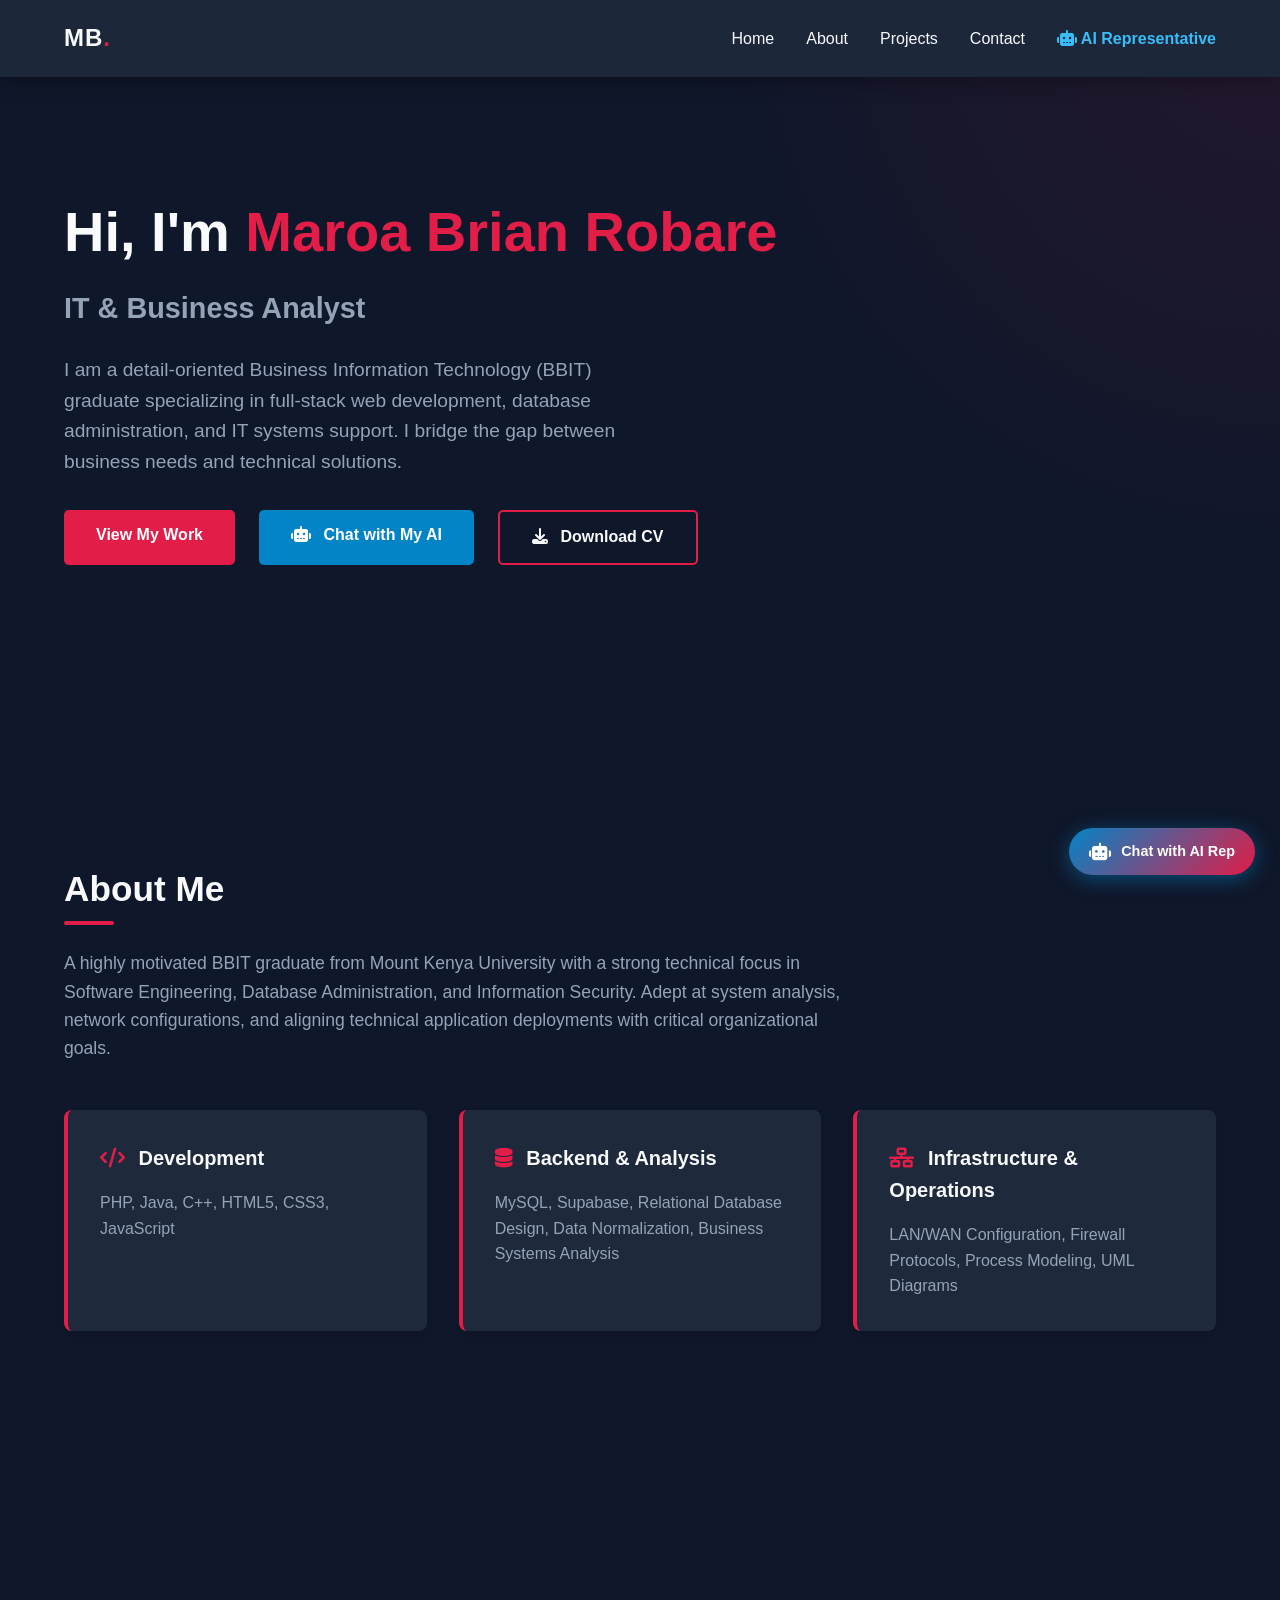
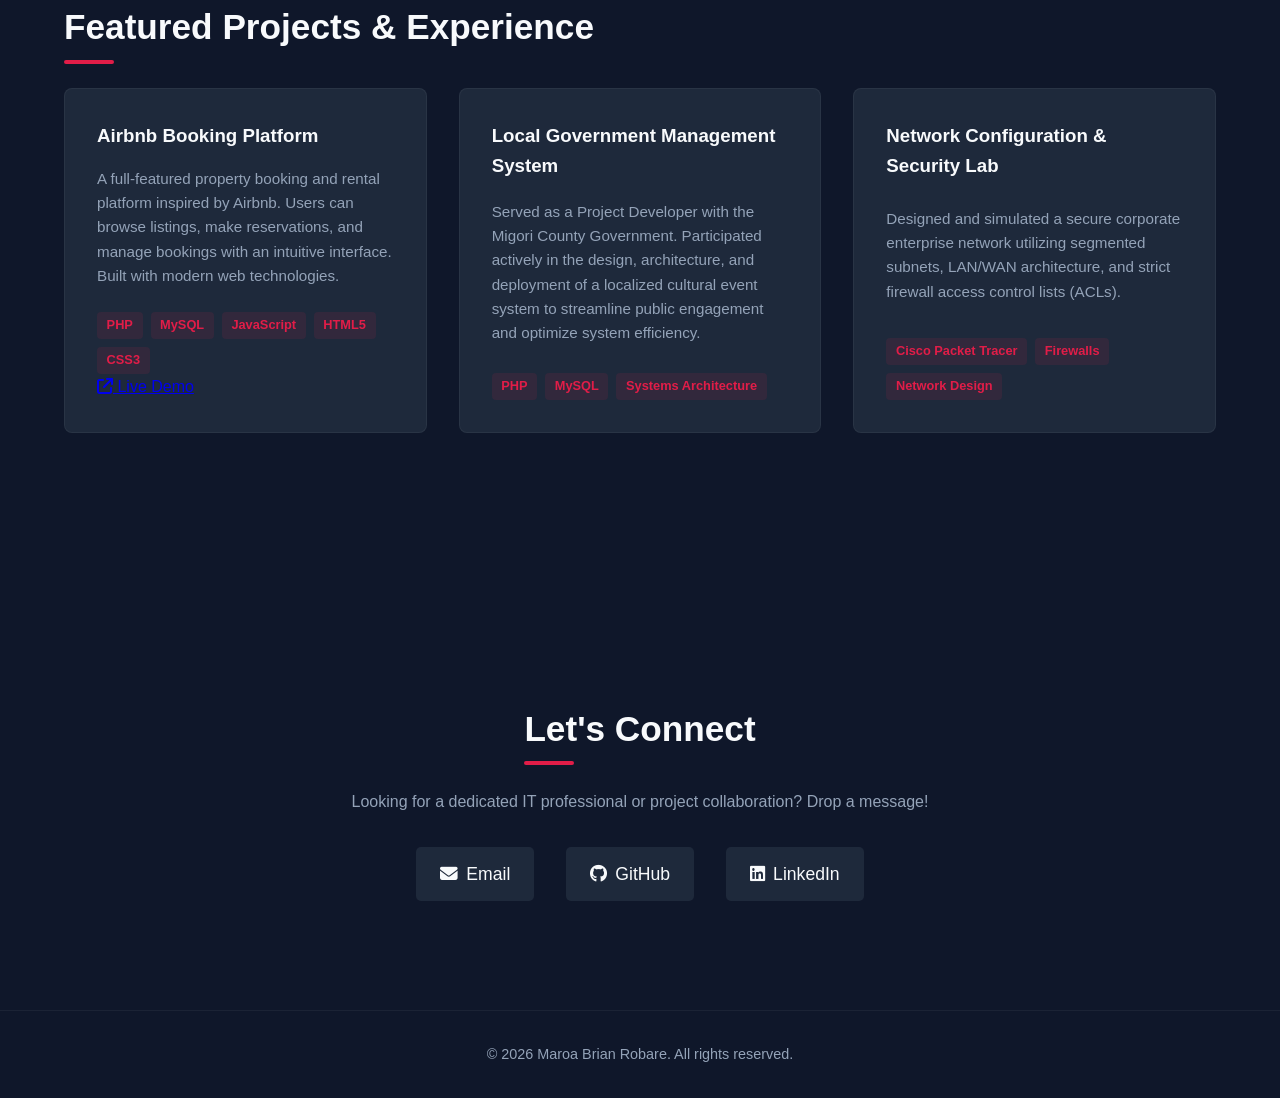
<file: index.html>
<!DOCTYPE html>
<html lang="en">
<head>
    <meta charset="UTF-8">
    <meta name="viewport" content="width=device-width, initial-scale=1.0">
    <title>Maroa Brian Robare | IT & Business Analyst Portfolio</title>
    <link rel="stylesheet" href="style.css">
    <link rel="stylesheet" href="https://cdnjs.cloudflare.com/ajax/libs/font-awesome/6.4.0/css/all.min.css">
</head>
<body>

    <header>
        <div class="logo">MB<span>.</span></div>
        <nav>
            <ul>
                <li><a href="#hero">Home</a></li>
                <li><a href="#about">About</a></li>
                <li><a href="#projects">Projects</a></li>
                <li><a href="#contact">Contact</a></li>
                <li><a href="bot.html" style="color: #38bdf8; font-weight: 600;"><i class="fa-solid fa-robot"></i> AI Representative</a></li>
            </ul>
        </nav>
    </header>

    <section id="hero" class="hero-section">
        <div class="hero-content">
            <h1>Hi, I'm <span class="highlight">Maroa Brian Robare</span></h1>
            <h2>IT & Business Analyst </h2>
            <p>I am a detail-oriented Business Information Technology (BBIT) graduate specializing in full-stack web development, database administration, and IT systems support.  I bridge the gap between business needs and technical solutions.</p>
            <div class="hero-buttons">
                <a href="#projects" class="btn">View My Work</a>
                <a href="bot.html" class="btn" style="background-color: #0284c7; border-color: #0284c7;"><i class="fa-solid fa-robot"></i> Chat with My AI</a>
                <a href="Maroa_Brian_Robare_Resume.docx" download="Maroa_Brian_Robare_Resume.docx" class="btn btn-secondary">
                    <i class="fa-solid fa-download"></i> Download CV
                </a>
            </div>
        </div>
    </section>

    <section id="about" class="about-section">
        <h2>About Me</h2>
        <p class="bio">A highly motivated BBIT graduate from Mount Kenya University with a strong technical focus in Software Engineering, Database Administration, and Information Security. Adept at system analysis, network configurations, and aligning technical application deployments with critical organizational goals.</p>
        
        <div class="skills-container">
            <div class="skill-category">
                <h3><i class="fa-solid fa-code"></i> Development</h3>
                <p>PHP, Java, C++, HTML5, CSS3, JavaScript </p>
            </div>
            <div class="skill-category">
                <h3><i class="fa-solid fa-database"></i> Backend & Analysis</h3>
                <p>MySQL, Supabase, Relational Database Design, Data Normalization, Business Systems Analysis </p>
            </div>
            <div class="skill-category">
                <h3><i class="fa-solid fa-network-wired"></i> Infrastructure & Operations</h3>
                <p>LAN/WAN Configuration, Firewall Protocols, Process Modeling, UML Diagrams </p>
            </div>
        </div>
    </section>

    <section id="projects" class="projects-section">
        <h2>Featured Projects & Experience</h2>
        <div class="projects-grid">
            
            <div class="project-card">
                <h3>Airbnb Booking Platform</h3>
                <p>A full-featured property booking and rental platform inspired by Airbnb. Users can browse listings, make reservations, and manage bookings with an intuitive interface. Built with modern web technologies.</p>
                <div class="tech-tags">
                    <span>PHP</span>
                    <span>MySQL</span>
                    <span>JavaScript</span>
                    <span>HTML5</span>
                    <span>CSS3</span>
                </div>
                <div class="project-links">
                    <a href="https://airbnbbooking.lovestoblog.com" target="_blank" class="project-link">
                        <i class="fa-solid fa-arrow-up-right-from-square"></i> Live Demo
                    </a>
                </div>
            </div>

            <div class="project-card">
                <h3>Local Government Management System</h3>
                <p>Served as a Project Developer with the Migori County Government. Participated actively in the design, architecture, and deployment of a localized cultural event system to streamline public engagement and optimize system efficiency. </p>
                <div class="tech-tags">
                    <span>PHP</span>
                    <span>MySQL</span>
                    <span>Systems Architecture</span>
                </div>
            </div>

            <div class="project-card">
                <h3>Network Configuration & Security Lab</h3>
                <p>Designed and simulated a secure corporate enterprise network utilizing segmented subnets, LAN/WAN architecture, and strict firewall access control lists (ACLs). </p>
                <div class="tech-tags">
                    <span>Cisco Packet Tracer</span>
                    <span>Firewalls</span>
                    <span>Network Design</span>
                </div>
            </div>

        </div>
    </section>

    <section id="contact" class="contact-section">
        <h2>Let's Connect</h2>
        <p>Looking for a dedicated IT professional or project collaboration? Drop a message!</p>
        
        <div class="contact-links">
            <a href="mailto:maroabrian067@gmail.com"><i class="fa-solid fa-envelope"></i> Email</a>
            <a href="https://github.com/maroabrian067-ai)" target="_blank"><i class="fa-brands fa-github"></i> GitHub</a>
            <a href="https://www.linkedin.com/in/brian-maroa-0519292ba" target="_blank"><i class="fa-brands fa-linkedin"></i> LinkedIn</a>
        </div>
    </section>

    <footer>
        <p>&copy; 2026 Maroa Brian Robare. All rights reserved.</p>
    </footer>

    <!-- Floating AI Representative Button -->
    <a href="bot.html" id="floating-ai-btn" style="position: fixed; bottom: 25px; right: 25px; background: linear-gradient(135deg, #0284c7, #e11d48); color: white; padding: 12px 20px; border-radius: 50px; text-decoration: none; font-weight: 600; font-size: 0.9rem; box-shadow: 0 4px 20px rgba(2, 132, 199, 0.5); z-index: 9999; display: flex; align-items: center; gap: 10px; transition: transform 0.2s ease;">
        <i class="fa-solid fa-robot" style="font-size: 1.1rem;"></i>
        <span>Chat with AI Rep</span>
    </a>

</body>
</html>
</file>
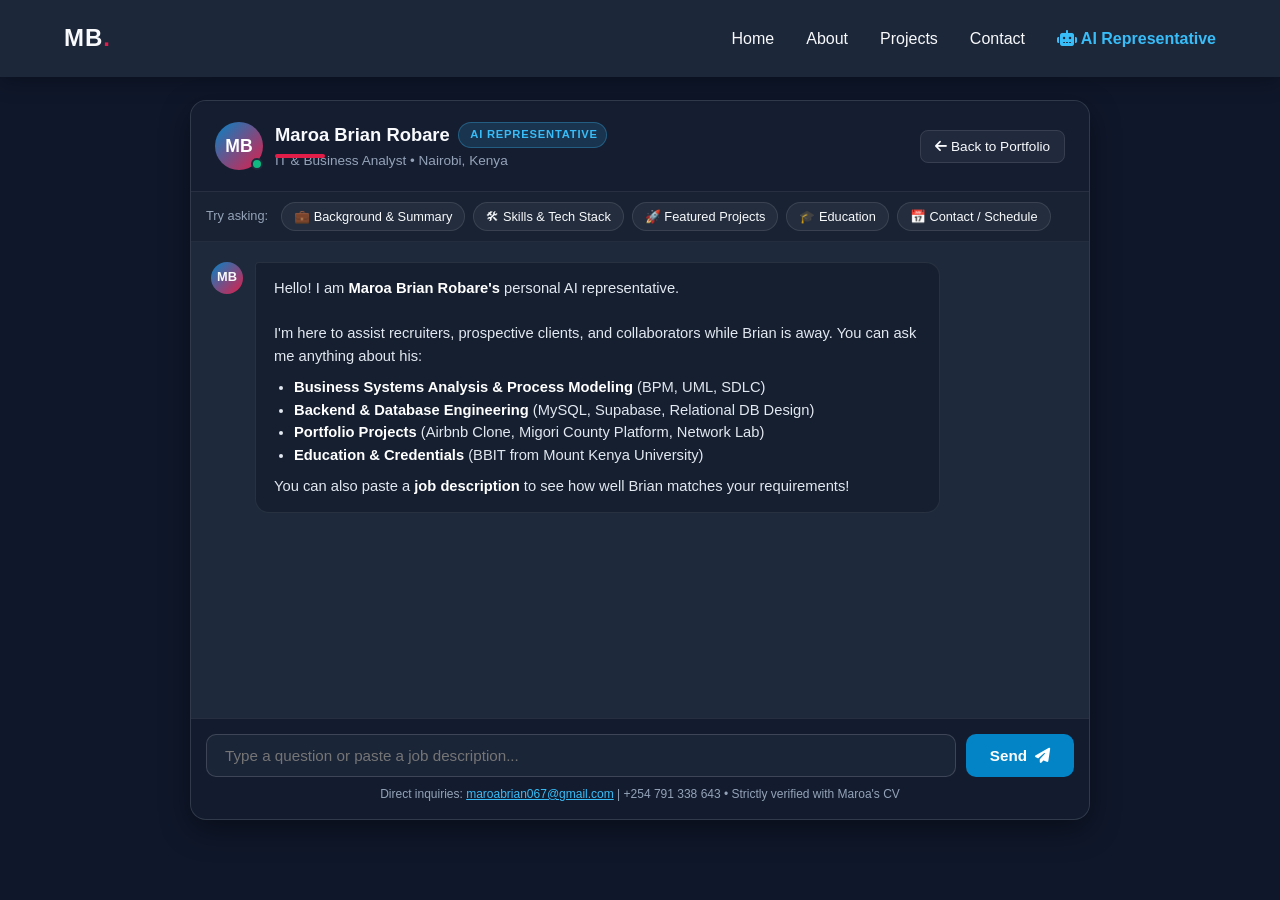
<file: bot.html>
<!DOCTYPE html>
<html lang="en">
<head>
    <meta charset="UTF-8">
    <meta name="viewport" content="width=device-width, initial-scale=1.0">
    <title>Chat with Maroa's AI Representative | IT & Business Analyst</title>
    <link rel="stylesheet" href="style.css">
    <link rel="stylesheet" href="https://cdnjs.cloudflare.com/ajax/libs/font-awesome/6.4.0/css/all.min.css">
    <style>
        body {
            display: flex;
            flex-direction: column;
            min-height: 100vh;
            background-color: var(--bg-color);
            color: var(--text-color);
        }

        .bot-page-container {
            max-width: 900px;
            width: 95%;
            margin: 100px auto 40px auto;
            flex: 1;
            display: flex;
            flex-direction: column;
        }

        .bot-card {
            background-color: var(--card-bg);
            border-radius: 16px;
            border: 1px solid rgba(255, 255, 255, 0.08);
            box-shadow: 0 10px 30px rgba(0, 0, 0, 0.4);
            display: flex;
            flex-direction: column;
            height: 720px;
            overflow: hidden;
        }

        .bot-header {
            padding: 1.2rem 1.5rem;
            background: rgba(15, 23, 42, 0.6);
            border-bottom: 1px solid rgba(255, 255, 255, 0.08);
            display: flex;
            justify-content: space-between;
            align-items: center;
        }

        .bot-profile {
            display: flex;
            align-items: center;
            gap: 12px;
        }

        .bot-avatar {
            width: 48px;
            height: 48px;
            border-radius: 50%;
            background: linear-gradient(135deg, #0284c7, #e11d48);
            display: flex;
            align-items: center;
            justify-content: center;
            font-weight: bold;
            font-size: 1.1rem;
            color: #fff;
            position: relative;
        }

        .status-dot {
            width: 12px;
            height: 12px;
            background-color: #10b981;
            border-radius: 50%;
            position: absolute;
            bottom: 0;
            right: 0;
            border: 2px solid var(--card-bg);
        }

        .bot-info h2 {
            font-size: 1.15rem;
            margin: 0;
            display: flex;
            align-items: center;
            gap: 8px;
        }

        .bot-badge {
            font-size: 0.7rem;
            text-transform: uppercase;
            letter-spacing: 0.8px;
            padding: 3px 8px;
            border-radius: 20px;
            background: rgba(56, 189, 248, 0.15);
            color: #38bdf8;
            border: 1px solid rgba(56, 189, 248, 0.3);
        }

        .bot-info p {
            font-size: 0.85rem;
            color: var(--text-muted);
            margin: 0;
        }

        .bot-actions a {
            font-size: 0.85rem;
            padding: 8px 14px;
            border-radius: 8px;
            text-decoration: none;
            color: var(--text-color);
            background: rgba(255, 255, 255, 0.05);
            border: 1px solid rgba(255, 255, 255, 0.1);
            transition: all 0.3s ease;
        }

        .bot-actions a:hover {
            background: var(--accent-color);
            border-color: var(--accent-color);
        }

        /* Quick Suggestions */
        .suggestions-bar {
            padding: 10px 15px;
            background: rgba(15, 23, 42, 0.4);
            border-bottom: 1px solid rgba(255, 255, 255, 0.05);
            display: flex;
            gap: 8px;
            overflow-x: auto;
            white-space: nowrap;
        }

        .suggestions-bar::-webkit-scrollbar {
            height: 4px;
        }
        .suggestions-bar::-webkit-scrollbar-thumb {
            background: rgba(255, 255, 255, 0.1);
            border-radius: 4px;
        }

        .suggestion-btn {
            background: rgba(255, 255, 255, 0.05);
            border: 1px solid rgba(255, 255, 255, 0.1);
            color: var(--text-color);
            padding: 6px 12px;
            border-radius: 20px;
            font-size: 0.8rem;
            cursor: pointer;
            transition: all 0.2s ease;
        }

        .suggestion-btn:hover {
            background: rgba(2, 132, 199, 0.25);
            border-color: #38bdf8;
            color: #38bdf8;
        }

        /* Messages Area */
        .chat-messages {
            flex: 1;
            padding: 20px;
            overflow-y: auto;
            display: flex;
            flex-direction: column;
            gap: 16px;
        }

        .chat-messages::-webkit-scrollbar {
            width: 6px;
        }
        .chat-messages::-webkit-scrollbar-thumb {
            background: rgba(255, 255, 255, 0.15);
            border-radius: 6px;
        }

        .message {
            display: flex;
            gap: 12px;
            max-width: 85%;
        }

        .message.bot {
            align-self: flex-start;
        }

        .message.user {
            align-self: flex-end;
            flex-direction: row-reverse;
        }

        .msg-avatar {
            width: 32px;
            height: 32px;
            border-radius: 50%;
            background: linear-gradient(135deg, #0284c7, #e11d48);
            display: flex;
            align-items: center;
            justify-content: center;
            font-size: 0.8rem;
            font-weight: bold;
            flex-shrink: 0;
        }

        .msg-bubble {
            padding: 14px 18px;
            border-radius: 14px;
            font-size: 0.92rem;
            line-height: 1.55;
        }

        .message.bot .msg-bubble {
            background: #151f30;
            border: 1px solid rgba(255, 255, 255, 0.08);
            color: #e2e8f0;
            border-top-left-radius: 4px;
        }

        .message.user .msg-bubble {
            background: #0284c7;
            color: #ffffff;
            border-top-right-radius: 4px;
        }

        .msg-bubble a {
            color: #38bdf8;
            text-decoration: underline;
        }

        .msg-bubble strong {
            color: #ffffff;
        }

        /* Input Area */
        .chat-input-area {
            padding: 15px;
            background: rgba(15, 23, 42, 0.7);
            border-top: 1px solid rgba(255, 255, 255, 0.08);
        }

        .chat-form {
            display: flex;
            gap: 10px;
        }

        .chat-input {
            flex: 1;
            padding: 12px 18px;
            border-radius: 10px;
            border: 1px solid rgba(255, 255, 255, 0.15);
            background: rgba(30, 41, 59, 0.8);
            color: #ffffff;
            font-size: 0.95rem;
            outline: none;
            transition: border-color 0.3s;
        }

        .chat-input:focus {
            border-color: #38bdf8;
        }

        .send-btn {
            padding: 12px 24px;
            border-radius: 10px;
            border: none;
            background: #0284c7;
            color: #ffffff;
            font-weight: 600;
            font-size: 0.95rem;
            cursor: pointer;
            display: flex;
            align-items: center;
            gap: 8px;
            transition: background 0.3s;
        }

        .send-btn:hover {
            background: #0369a1;
        }

        .footer-disclaimer {
            text-align: center;
            font-size: 0.75rem;
            color: var(--text-muted);
            margin-top: 8px;
        }

        @media (max-width: 600px) {
            .bot-page-container {
                margin-top: 80px;
                width: 100%;
                height: calc(100vh - 90px);
            }
            .bot-card {
                border-radius: 0;
                height: 100%;
            }
            .message {
                max-width: 95%;
            }
        }
    </style>
</head>
<body>

    <!-- Header Navigation -->
    <header>
        <div class="logo"><a href="index.html" style="color: inherit; text-decoration: none;">MB<span>.</span></a></div>
        <nav>
            <ul>
                <li><a href="index.html#hero">Home</a></li>
                <li><a href="index.html#about">About</a></li>
                <li><a href="index.html#projects">Projects</a></li>
                <li><a href="index.html#contact">Contact</a></li>
                <li><a href="bot.html" style="color: #38bdf8; font-weight: 600;"><i class="fa-solid fa-robot"></i> AI Representative</a></li>
            </ul>
        </nav>
    </header>

    <div class="bot-page-container">
        <div class="bot-card">
            
            <!-- Bot Header -->
            <div class="bot-header">
                <div class="bot-profile">
                    <div class="bot-avatar">
                        MB
                        <div class="status-dot"></div>
                    </div>
                    <div class="bot-info">
                        <h2>Maroa Brian Robare <span class="bot-badge"><i class="fa-solid fa-sparkles"></i> AI Representative</span></h2>
                        <p>IT & Business Analyst • Nairobi, Kenya</p>
                    </div>
                </div>
                <div class="bot-actions">
                    <a href="index.html"><i class="fa-solid fa-arrow-left"></i> Back to Portfolio</a>
                </div>
            </div>

            <!-- Quick Suggestions Bar -->
            <div class="suggestions-bar">
                <span style="font-size: 0.8rem; color: var(--text-muted); display: flex; align-items: center; padding-right: 5px;">Try asking:</span>
                <button class="suggestion-btn" onclick="sendPrompt('What is your professional background and core strengths?')">💼 Background & Summary</button>
                <button class="suggestion-btn" onclick="sendPrompt('What are your technical and business analysis skills?')">🛠 Skills & Tech Stack</button>
                <button class="suggestion-btn" onclick="sendPrompt('Tell me about your featured projects like Airbnb and Migori County.')">🚀 Featured Projects</button>
                <button class="suggestion-btn" onclick="sendPrompt('Tell me about your BBIT degree from Mount Kenya University.')">🎓 Education</button>
                <button class="suggestion-btn" onclick="sendPrompt('How can I schedule an interview or contact Brian directly?')">📅 Contact / Schedule</button>
            </div>

            <!-- Messages Window -->
            <div class="chat-messages" id="chat-messages">
                <div class="message bot">
                    <div class="msg-avatar">MB</div>
                    <div class="msg-bubble">
                        Hello! I am <strong>Maroa Brian Robare's</strong> personal AI representative.<br><br>
                        I'm here to assist recruiters, prospective clients, and collaborators while Brian is away. You can ask me anything about his:
                        <ul style="margin: 8px 0 8px 20px;">
                            <li><strong>Business Systems Analysis & Process Modeling</strong> (BPM, UML, SDLC)</li>
                            <li><strong>Backend & Database Engineering</strong> (MySQL, Supabase, Relational DB Design)</li>
                            <li><strong>Portfolio Projects</strong> (Airbnb Clone, Migori County Platform, Network Lab)</li>
                            <li><strong>Education & Credentials</strong> (BBIT from Mount Kenya University)</li>
                        </ul>
                        You can also paste a <strong>job description</strong> to see how well Brian matches your requirements!
                    </div>
                </div>
            </div>

            <!-- Input Form -->
            <div class="chat-input-area">
                <form class="chat-form" id="chat-form" onsubmit="handleFormSubmit(event)">
                    <input 
                        type="text" 
                        id="chat-input" 
                        class="chat-input" 
                        placeholder="Type a question or paste a job description..." 
                        autocomplete="off"
                        required
                    />
                    <button type="submit" class="send-btn">
                        <span>Send</span> <i class="fa-solid fa-paper-plane"></i>
                    </button>
                </form>
                <div class="footer-disclaimer">
                    Direct inquiries: <a href="mailto:maroabrian067@gmail.com" style="color: #38bdf8;">maroabrian067@gmail.com</a> | +254 791 338 643 • Strictly verified with Maroa's CV
                </div>
            </div>

        </div>
    </div>

    <script>
        const chatMessages = document.getElementById('chat-messages');
        const chatInput = document.getElementById('chat-input');

        const profileData = {
            name: "Maroa Brian Robare",
            title: "IT & Business Analyst",
            location: "Nairobi, Kenya",
            phone: "+254791338643",
            email: "maroabrian067@gmail.com",
            portfolio: "https://maroabrian067-ai.github.io/my-portfolio",
            linkedin: "https://www.linkedin.com/in/brian-maroa-0519292ba",
            github: "https://github.com/maroabrian067-ai",
            summary: "Detail-oriented Business Information Technology (BBIT) graduate with expertise in business systems analysis, requirements gathering, and end-to-end process modeling. Skilled in bridging business strategy with technical architecture, utilizing structured analysis, UML modeling, and relational database design to optimize workflows and eliminate operational bottlenecks.",
            education: "Bachelor of Business Information Technology (BBIT) | Mount Kenya University, Thika, Kenya (Sep 2022 – Dec 2025). Core Modules: Business Process Modeling, Software Engineering, Database Administration, Enterprise Systems, Information Security, Business Systems Analysis.\nKCSE: St. Joseph's School, Rapogi (Grade: B).",
            experience: "Project Developer (Volunteer) at Migori County Government (May 2025 – Aug 2025):\n• Requirements & Workflow Mapping: Partnered with cross-functional IT and administrative teams to translate strategic goals into technical specifications.\n• Solution Architecture & Deployment: Analyzed, designed, and deployed a localized management platform, improving public engagement and workflow efficiency.\n• System Performance & Optimization: Conducted routine database maintenance, upgrades, and system checks.",
            projects: [
                {
                    name: "Airbnb Booking Platform",
                    desc: "A full-featured property booking and rental platform inspired by Airbnb. Features listing browsing, intuitive reservations, and booking management.",
                    stack: "PHP, MySQL, JavaScript, HTML5, CSS3",
                    link: "https://airbnbbooking.lovestoblog.com"
                },
                {
                    name: "Local Government Management System",
                    desc: "Localized cultural event and administrative system for Migori County Government to streamline public engagement and workflow efficiency.",
                    stack: "PHP, MySQL, Systems Architecture"
                },
                {
                    name: "Network Configuration & Security Lab",
                    desc: "Designed and simulated a secure corporate enterprise network utilizing segmented subnets, LAN/WAN architecture, and firewall access control lists (ACLs).",
                    stack: "Cisco Packet Tracer, Firewalls, Network Design"
                }
            ],
            skills: {
                ba: ["Requirements Gathering", "Business Process Modeling (BPM)", "Systems Development Life Cycle (SDLC)", "UML Diagrams", "Value Chain Mapping", "Business Systems Analysis & Design"],
                db: ["Relational Database Design", "Enterprise Resource Planning (ERP)", "Data Normalization", "MySQL", "Supabase"],
                tech: ["PHP", "JavaScript", "HTML5/CSS3", "Java", "C++", "LAN/WAN Configuration", "Firewall Protocols"]
            }
        };

        function addMessage(sender, text) {
            const msgDiv = document.createElement('div');
            msgDiv.className = `message ${sender}`;

            const avatar = document.createElement('div');
            avatar.className = 'msg-avatar';
            avatar.textContent = sender === 'bot' ? 'MB' : 'You';

            const bubble = document.createElement('div');
            bubble.className = 'msg-bubble';
            bubble.innerHTML = text;

            msgDiv.appendChild(avatar);
            msgDiv.appendChild(bubble);
            chatMessages.appendChild(msgDiv);
            chatMessages.scrollTop = chatMessages.scrollHeight;
        }

        function getBotReply(rawQuery) {
            const q = rawQuery.toLowerCase();

            // 1. Greetings
            if (q.match(/\b(hi|hello|hey|greetings|morning|afternoon)\b/)) {
                return `Hello! How can I assist you today? You can ask about Brian's experience as an IT & Business Analyst, his projects, technical competencies, or paste a role description to see if he's a match.`;
            }

            // 2. Contact / Interview / Schedule / Availability / Salary
            if (q.includes('schedule') || q.includes('interview') || q.includes('call') || q.includes('salary') || q.includes('hire') || q.includes('rate') || q.includes('available')) {
                if (q.includes('salary') || q.includes('rate')) {
                    return `I don't have access to Maroa's exact salary expectations or compensation structures.<br><br>However, you can discuss compensation directly with him via:<br>• <strong>Email:</strong> <a href="mailto:${profileData.email}">${profileData.email}</a><br>• <strong>Phone:</strong> ${profileData.phone}`;
                }
                return `I have logged your request! Brian will get back to you as soon as he is available.<br><br>You can reach him directly at:<br>• <strong>Email:</strong> <a href="mailto:${profileData.email}">${profileData.email}</a><br>• <strong>Phone / WhatsApp:</strong> ${profileData.phone}<br>• <strong>LinkedIn:</strong> <a href="${profileData.linkedin}" target="_blank">linkedin.com/in/brian-maroa-0519292ba</a>`;
            }

            // 3. Projects
            if (q.includes('project') || q.includes('airbnb') || q.includes('migori') || q.includes('cisco') || q.includes('network') || q.includes('portfolio')) {
                return `Here are Brian's featured projects:<br><br>
                1. <strong>Airbnb Booking Platform</strong><br>
                A property booking platform with reservation management and responsive UI.<br>
                • <em>Stack:</em> PHP, MySQL, JavaScript, HTML5, CSS3<br>
                • <em>Live Demo:</em> <a href="https://airbnbbooking.lovestoblog.com" target="_blank">airbnbbooking.lovestoblog.com</a><br><br>
                2. <strong>Local Government Management System (Migori County)</strong><br>
                Designed and deployed localized platforms to optimize workflow and public engagement.<br>
                • <em>Stack:</em> PHP, MySQL, Systems Architecture<br><br>
                3. <strong>Network Configuration & Security Lab</strong><br>
                Enterprise network design with subnets and firewall ACLs using Cisco Packet Tracer.<br><br>
                View more on his portfolio: <a href="${profileData.portfolio}" target="_blank">Portfolio Link</a>`;
            }

            // 4. Skills
            if (q.includes('skill') || q.includes('tool') || q.includes('stack') || q.includes('sql') || q.includes('database') || q.includes('bpm') || q.includes('uml')) {
                return `Here is an overview of Maroa Brian's core competencies:<br><br>
                • <strong>Business Systems Analysis:</strong> Requirements Gathering, Business Process Modeling (BPM), Systems Development Life Cycle (SDLC), UML Diagrams, Value Chain Mapping.<br>
                • <strong>Databases & Enterprise:</strong> Relational Database Design, Data Normalization, Enterprise Resource Planning (ERP), MySQL, Supabase.<br>
                • <strong>Development & Systems:</strong> PHP, JavaScript, HTML5/CSS3, Java, C++, LAN/WAN Configuration, Firewall Protocols.`;
            }

            // 5. Education
            if (q.includes('education') || q.includes('university') || q.includes('degree') || q.includes('mku') || q.includes('mount kenya') || q.includes('school') || q.includes('kcse')) {
                return `<strong>Educational Background:</strong><br><br>
                🎓 <strong>Bachelor of Business Information Technology (BBIT)</strong><br>
                Mount Kenya University, Thika, Kenya (Sep 2022 – Dec 2025)<br>
                <em>Core Modules:</em> Business Process Modeling, Software Engineering, Database Administration, Enterprise Systems, Information Security, Business Systems Analysis.<br><br>
                🏫 <strong>Kenya Certificate of Secondary Education (KCSE)</strong><br>
                St. Joseph's School, Rapogi, Awendo (Grade: B Plain)`;
            }

            // 6. Summary / Background
            if (q.includes('summary') || q.includes('about') || q.includes('who is') || q.includes('background') || q.includes('bio')) {
                return `<strong>Maroa Brian Robare</strong> is an <strong>IT & Business Analyst</strong> based in Nairobi, Kenya.<br><br>
                ${profileData.summary}<br><br>
                • <strong>Degree:</strong> BBIT (Mount Kenya University)<br>
                • <strong>Specialization:</strong> Requirements Elicitation, Process Optimization, Full-Stack Web, and Relational Databases.<br>
                • <strong>Live Portfolio:</strong> <a href="${profileData.portfolio}" target="_blank">Portfolio Link</a>`;
            }

            // 7. Recruiter Job Evaluation Match (Default fallback)
            return `Maroa Brian Robare is a verified <strong>IT & Business Analyst</strong> with a background in <strong>Business Information Technology (BBIT)</strong>.<br><br>
            He brings hands-on capability in:<br>
            • Translating strategic operational goals into technical specifications (BPM / UML)<br>
            • Relational database architecture (MySQL, Supabase, Data Normalization)<br>
            • Web application delivery (PHP, JavaScript, HTML5/CSS3)<br><br>
            If your role requires these competencies, Brian would be glad to connect. Feel free to leave your contact details or email him directly at <a href="mailto:${profileData.email}">${profileData.email}</a>.`;
        }

        function handleFormSubmit(e) {
            e.preventDefault();
            const text = chatInput.value.trim();
            if (!text) return;

            addMessage('user', text);
            chatInput.value = '';

            // Bot response with natural typing delay
            setTimeout(() => {
                const reply = getBotReply(text);
                addMessage('bot', reply);
            }, 350);
        }

        function sendPrompt(text) {
            chatInput.value = text;
            handleFormSubmit(new Event('submit'));
        }
    </script>
</body>
</html>
</file>
<file: style.css>
/* --- Global Reset & Variables --- */
:root {
    --bg-color: #0f172a;       /* Deep slate/dark blue background */
    --card-bg: #1e293b;        /* Lighter slate for cards and header */
    --text-color: #f8fafc;     /* Near white for readable text */
    --text-muted: #94a3b8;     /* Gray for secondary text */
    --accent-color: #e11d48;   /* Vibrant crimson accent */
    --accent-hover: #be123c;   /* Darker crimson for hover states */
}

* {
    margin: 0;
    padding: 0;
    box-sizing: border-box;
    font-family: 'Segoe UI', Tahoma, Geneva, Verdana, sans-serif;
    scroll-behavior: smooth;
}

body {
    background-color: var(--bg-color);
    color: var(--text-color);
    line-height: 1.6;
}

/* --- Header & Navigation --- */
header {
    position: fixed;
    top: 0;
    width: 100%;
    background-color: rgba(30, 41, 59, 0.95);
    display: flex;
    justify-content: space-between;
    align-items: center;
    padding: 1.2rem 5%;
    z-index: 1000;
    box-shadow: 0 4px 20px rgba(0, 0, 0, 0.3);
    backdrop-filter: blur(5px);
}

.logo {
    font-size: 1.5rem;
    font-weight: 700;
    letter-spacing: 1px;
}

.logo span {
    color: var(--accent-color);
}

nav ul {
    display: flex;
    list-style: none;
}

nav ul li {
    margin-left: 2rem;
}

nav ul li a {
    color: var(--text-color);
    text-decoration: none;
    font-size: 1rem;
    font-weight: 500;
    transition: color 0.3s ease;
}

nav ul li a:hover {
    color: var(--accent-color);
}

/* --- Section Layouts --- */
section {
    padding: 6rem 5% 4rem 5%;
    min-height: 80vh;
    display: flex;
    flex-direction: column;
    justify-content: center;
}

h2 {
    font-size: 2.2rem;
    margin-bottom: 2rem;
    position: relative;
    display: inline-block;
}

h2::after {
    content: '';
    position: absolute;
    left: 0;
    bottom: -8px;
    width: 50px;
    height: 4px;
    background-color: var(--accent-color);
    border-radius: 2px;
}

/* --- Hero Section --- */
.hero-section {
    background: radial-gradient(circle at top right, rgba(225, 29, 72, 0.1), transparent 40%);
}

.hero-content h1 {
    font-size: 3.5rem;
    margin-bottom: 0.5rem;
}

.hero-content h1 .highlight {
    color: var(--accent-color);
}

.hero-content h2 {
    font-size: 1.8rem;
    color: var(--text-muted);
    margin-bottom: 1.5rem;
}

.hero-content h2::after {
    display: none; /* Remove underline for hero h2 */
}

.hero-content p {
    font-size: 1.2rem;
    max-width: 600px;
    margin-bottom: 2rem;
    color: var(--text-muted);
}

.btn {
    display: inline-block;
    background-color: var(--accent-color);
    color: white;
    padding: 0.8rem 2rem;
    border-radius: 5px;
    text-decoration: none;
    font-weight: 600;
    transition: background 0.3s ease, transform 0.2s ease;
}

.btn:hover {
    background-color: var(--accent-hover);
    transform: translateY(-2px);
}

/* --- About & Skills --- */
.bio {
    font-size: 1.1rem;
    max-width: 800px;
    color: var(--text-muted);
    margin-bottom: 3rem;
}

.skills-container {
    display: grid;
    grid-template-columns: repeat(auto-fit, minmax(250px, 1fr));
    gap: 2rem;
}

.skill-category {
    background-color: var(--card-bg);
    padding: 2rem;
    border-radius: 8px;
    border-left: 4px solid var(--accent-color);
    box-shadow: 0 4px 6px rgba(0, 0, 0, 0.1);
}

.skill-category h3 {
    margin-bottom: 1rem;
    font-size: 1.25rem;
}

.skill-category h3 i {
    color: var(--accent-color);
    margin-right: 0.5rem;
}

.skill-category p {
    color: var(--text-muted);
}

/* --- Projects Section --- */
.projects-grid {
    display: grid;
    grid-template-columns: repeat(auto-fit, minmax(300px, 1fr));
    gap: 2rem;
}

.project-card {
    background-color: var(--card-bg);
    padding: 2rem;
    border-radius: 8px;
    display: flex;
    flex-direction: column;
    justify-content: space-between;
    transition: transform 0.3s ease, box-shadow 0.3s ease;
    border: 1px solid rgba(255, 255, 255, 0.05);
}

.project-card:hover {
    transform: translateY(-5px);
    box-shadow: 0 10px 20px rgba(0, 0, 0, 0.2);
    border-color: rgba(225, 29, 72, 0.3);
}

.project-card h3 {
    margin-bottom: 1rem;
    color: var(--text-color);
}

.project-card p {
    color: var(--text-muted);
    font-size: 0.95rem;
    margin-bottom: 1.5rem;
}

.tech-tags {
    display: flex;
    flex-wrap: wrap;
    gap: 0.5rem;
}

.tech-tags span {
    background-color: rgba(225, 29, 72, 0.1);
    color: var(--accent-color);
    padding: 0.2rem 0.6rem;
    border-radius: 4px;
    font-size: 0.8rem;
    font-weight: 600;
}

/* --- Contact Section --- */
.contact-section {
    align-items: center;
    text-align: center;
    min-height: 50vh;
}

.contact-section p {
    color: var(--text-muted);
    margin-bottom: 2rem;
}

.contact-links {
    display: flex;
    gap: 2rem;
    justify-content: center;
    flex-wrap: wrap;
}

.contact-links a {
    color: var(--text-color);
    text-decoration: none;
    font-size: 1.1rem;
    background-color: var(--card-bg);
    padding: 0.8rem 1.5rem;
    border-radius: 5px;
    transition: background 0.3s ease, color 0.3s ease;
    display: flex;
    align-items: center;
    gap: 0.5rem;
}

.contact-links a:hover {
    background-color: var(--accent-color);
}

/* --- Footer --- */
footer {
    text-align: center;
    padding: 2rem;
    color: var(--text-muted);
    font-size: 0.9rem;
    border-top: 1px solid rgba(255, 255, 255, 0.05);
}

/* --- Responsive Design --- */
@media (max-width: 768px) {
    .hero-content h1 {
        font-size: 2.5rem;
    }
    nav ul {
        display: none; 
    }
}

/* --- Hero Button Layout & Secondary Button --- */
.hero-buttons {
    display: flex;
    gap: 1.5rem;
    margin-top: 1rem;
    flex-wrap: wrap;
}

.btn-secondary {
    background-color: transparent !important;
    border: 2px solid var(--accent-color);
    color: var(--text-color) !important;
}

.btn-secondary:hover {
    background-color: var(--accent-color) !important;
    color: white !important;
    transform: translateY(-2px);
}

.btn i {
    margin-right: 0.5rem;
}
</file>
